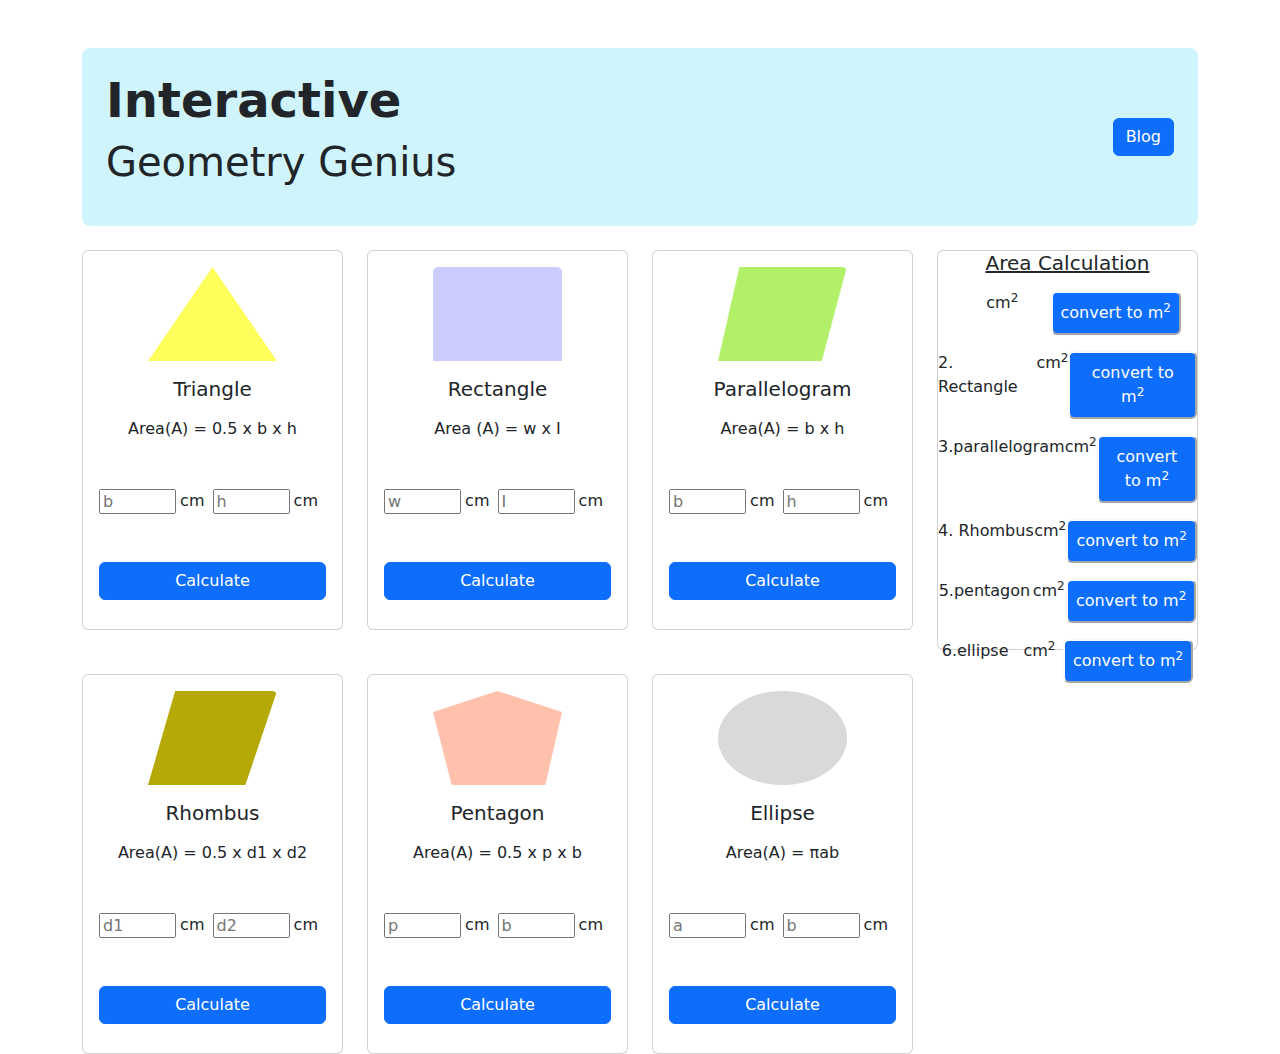
<file: index.html>
<!DOCTYPE html>
<html lang="en">

<head>
    <meta charset="UTF-8">
    <meta http-equiv="X-UA-Compatible" content="IE=edge">
    <meta name="viewport" content="width=device-width, initial-scale=1.0">
    <title>Geometry genius resources</title>
    <link rel="stylesheet" href="css/bootstrap.min.css">
    <link rel="stylesheet" href="external.css">

</head>

<body>
    
    <div class="container">

        <div class="row">
            <div class="col-md-12">
                <div class=" bg-info-subtle d-flex  justify-content-between align-items-center p-4 mt-5 rounded-3">
                    <div>
                        <h1 class="display-5  fw-bold ">Interactive </h1>
                        <p class="display-6">Geometry Genius</p>
                    </div>
                    <div>
                        <a href="blog.html"><button class="btn btn-primary mt-10 text-white w-auto" id="blog-content">Blog</button></a>
                        
                    </div>
                </div>
            </div>
        </div>

        <div class="row">
            <div class="col-md-3 mt-4">
                <div class="card" style="width: 18 rem; height: 380px;">
                    <img src="./images/triangle.png " class="card-img-top h-25  w-50 img-fluid mx-auto mt-3" alt="...">
                    <div class="card-body text-center">
                        <h5 class="card-title">Triangle</h5>
                        <p class="card-text mt-3">Area(A) = 0.5 x b x h</p>
                        <div class="input-box d-flex my-5">
                            <input id="triangle-first" type="text" placeholder="b" class=" w-75 h-75"><span
                                class="ps-1 pe-2">cm</span>
                            <input id="triangle-second" type="text" placeholder="h" class=" w-75 h-75"><span
                                class="ps-1 pe-2">cm</span>
                        </div>
                        <a href="#" id="triangle-btn" class="btn btn-primary w-100">Calculate</a>
                    </div>
                </div>
            </div>

            <div class="col-md-3 mt-4">
                <div class="card" style="width: 18 rem; height: 380px;">
                    <img src="./images/rectangle.png " class="card-img-top h-25  w-50 img-fluid mx-auto mt-3" alt="...">
                    <div class="card-body text-center">
                        <h5 class="card-title">Rectangle</h5>
                        <p class="card-text mt-3">Area (A) = w x I</p>
                        <div class="input-box d-flex my-5">
                            <input id="rectangle-first" type="text" placeholder="w" class=" w-75 h-75"><span
                                class="ps-1 pe-2">cm</span>
                            <input id="rectangle-second" type="text" placeholder="I" class=" w-75 h-75"><span
                                class="ps-1 pe-2">cm</span>
                        </div>
                        <a href="#" id="rectangle-btn" class="btn btn-primary w-100">Calculate</a>
                    </div>
                </div>
            </div>

            <div class="col-md-3 mt-4">
                <div class="card" style="width: 18 rem; height: 380px;">
                    <img src="./images/parallelogram.png " class="card-img-top  h-25  w-50 img-fluid mx-auto mt-3" alt="...">
                    <div class="card-body text-center">
                        <h5 class="card-title">Parallelogram</h5>
                        <p class="card-text mt-3">Area(A) = b x h</p>
                        <div class="input-box d-flex my-5">
                            <input id="parallelogram-first" type="text" placeholder="b" class=" w-75 h-75"><span
                                class="ps-1 pe-2">cm</span>
                            <input id="parallelogram-second" type="text" placeholder="h" class=" w-75 h-75"><span
                                class="ps-1 pe-2">cm</span>
                        </div>
                        <a href="#" id="parallelogram-btn" class="btn btn-primary w-100">Calculate</a>
                    </div>
                </div>
            </div>

            <div class="col-md-3 mt-4">
                <div class="card" style="width: 18 rem; height: 400px;">
                    <h5 class="text-center text-decoration-underline">Area Calculation</h5>
                    <div class="d-flex justify-content-around my-2">
                        <p id="traingle-result"></p>
                        <p>cm<sup>2</sup></p><button class="bg-primary border-1  border-light rounded-2 text-white p-2">
                            convert to m<sup>2</sup></button>
                    </div>

                    <div class="d-flex justify-content-around my-2">
                        2. Rectangle <p id="rectangle-result"></p>
                        <p>cm<sup>2</sup></p><button class="bg-primary border-1  border-light rounded-2 text-white p-2">
                            convert to m<sup>2</sup></button>
                    </div>
                    <div class="d-flex justify-content-around my-2">
                        3.parallelogram <p id="parallelogram-result"></p>
                        <p>cm<sup>2</sup></p><button class="bg-primary border-1  border-light rounded-2 text-white p-2">
                            convert to m<sup>2</sup></button>
                    </div>

                    <div class="d-flex justify-content-around my-2">
                        4. Rhombus <p id="rhombus-result"></p>
                        <p>cm<sup>2</sup></p><button class="bg-primary border-1  border-light rounded-2 text-white p-2">
                            convert to m<sup>2</sup></button>
                    </div>
                    <div class="d-flex justify-content-around my-2">
                        5.pentagon <p id="pentagon-result"></p>
                        <p>cm<sup>2</sup></p><button class="bg-primary border-1  border-light rounded-2 text-white p-2">
                            convert to m<sup>2</sup></button>
                    </div>
                    <div class="d-flex justify-content-around my-2 ">
                        6.ellipse <p id="ellipse-result"></p>
                        <p>cm<sup>2</sup></p><button class="bg-primary border-1  border-light rounded-2 text-white p-2">
                            convert to m<sup>2</sup></button>
                    </div>

                </div>
            </div>
        </div>

        <div class="row">
            <div class="col-md-3 mt-4">
                <div class="card" style="width: 18 rem; height: 380px;">
                    <img src="./images/rhombus.png " class="card-img-top  h-25  w-50 img-fluid mx-auto mt-3" alt="...">
                    <div class="card-body text-center">
                        <h5 class="card-title">Rhombus</h5>
                        <p class="card-text mt-3">Area(A) = 0.5 x d1 x d2</p>
                        <div class="input-box d-flex my-5">
                            <input id="rhombus-first" type="text" placeholder="d1" class=" w-75 h-75"><span
                                class="ps-1 pe-2">cm</span>
                            <input id="rhombus-second" type="text" placeholder="d2" class=" w-75 h-75"><span
                                class="ps-1 pe-2">cm</span>
                        </div>
                        <a href="#" id="rhombus-btn" class="btn btn-primary w-100">Calculate</a>
                    </div>
                </div>
            </div>

            <div class="col-md-3 mt-4">
                <div class="card" style="width: 18 rem; height: 380px;">
                    <img src="./images/pentagon.png " class="card-img-top  h-25  w-50 img-fluid mx-auto mt-3" alt="...">
                    <div class="card-body text-center">
                        <h5 class="card-title ">Pentagon</h5>
                        <p class="card-text mt-3">Area(A) = 0.5 x p x b</p>
                        <div class="input-box d-flex my-5">
                            <input id="pentagon-first" type="text" placeholder="p" class=" w-75 h-75"><span
                                class="ps-1 pe-2">cm</span>
                            <input id="pentagon-second" type="text" placeholder="b" class=" w-75 h-75"><span
                                class="ps-1 pe-2">cm</span>
                        </div>
                        <a href="#" id="pentagon-btn" class="btn btn-primary w-100">Calculate</a>
                    </div>
                </div>
            </div>

            <div class="col-md-3 mt-4">
                <div class="card" style="width: 18 rem; height: 380px;">
                    <img src="./images/ellipse.png " class="card-img-top   h-25  w-50 img-fluid mx-auto mt-3" alt="...">
                    <div class="card-body text-center">
                        <h5 class="card-title">Ellipse</h5>
                        <p class="card-text mt-3">Area(A) = πab</p>
                        <div class="input-box d-flex my-5">
                            <input id="ellipse-first" type="text" placeholder="a" class=" w-75 h-75"><span
                                class="ps-1 pe-2">cm</span>
                            <input id="ellipse-second" type="text" placeholder="b" class=" w-75 h-75"><span
                                class="ps-1 pe-2">cm</span>
                        </div>
                        <a href="#" id="ellipse-btn" class="btn btn-primary w-100">Calculate</a>
                    </div>
                </div>
            </div>
        </div>

    </div>

    
    <script src="js/bootstrap.min.js"></script>
    <script src="card.js"></script>
</body>

</html>
</file>
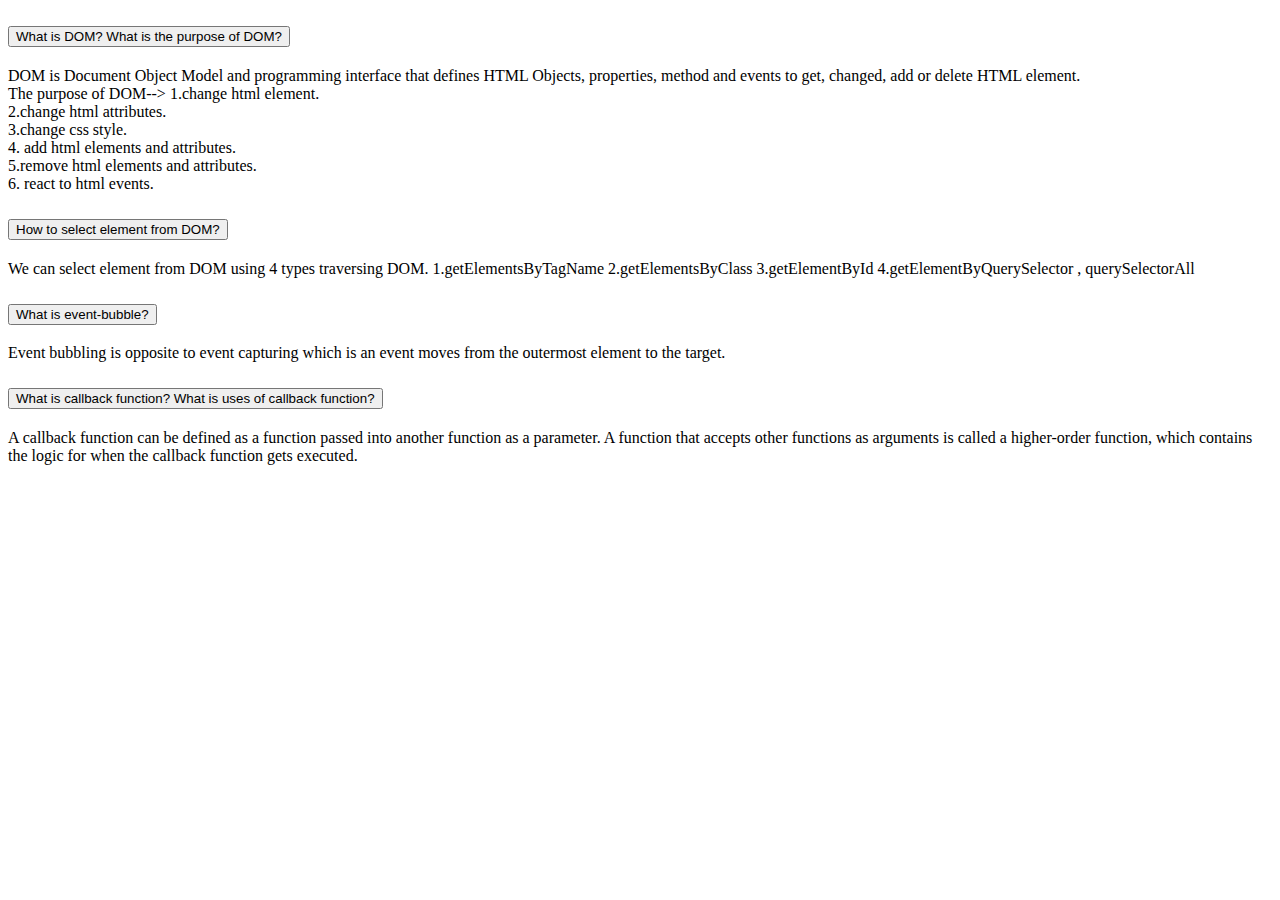
<file: blog.html>
<!DOCTYPE html>
<html lang="en">
<head>
    <meta charset="UTF-8">
    <meta http-equiv="X-UA-Compatible" content="IE=edge">
    <meta name="viewport" content="width=device-width, initial-scale=1.0">
    <title>Some Ques And Answer</title>
</head>
<body>
    <div class="accordion accordion-flush" id="accordionFlushExample">
        <div class="accordion-item">
          <h2 class="accordion-header" id="flush-headingOne">
            <button class="accordion-button collapsed" type="button" data-bs-toggle="collapse" data-bs-target="#flush-collapseOne" aria-expanded="false" aria-controls="flush-collapseOne">
              What is DOM? What is the purpose of DOM?
            </button>
          </h2>
          <div id="flush-collapseOne" class="accordion-collapse collapse" aria-labelledby="flush-headingOne" data-bs-parent="#accordionFlushExample">
            <div class="accordion-body">DOM is Document Object Model and programming interface that defines HTML Objects, properties, method and events to get, changed, add or delete HTML element. <br>The purpose of DOM-->
                1.change html element. <br>
                2.change html attributes.<br>
                3.change css style.<br>
                4. add html elements and attributes.<br>
                5.remove html elements and attributes.<br>
                6. react to html events.
            </div>
          </div>
        </div>
        <div class="accordion-item">
          <h2 class="accordion-header" id="flush-headingTwo">
            <button class="accordion-button collapsed" type="button" data-bs-toggle="collapse" data-bs-target="#flush-collapseTwo" aria-expanded="false" aria-controls="flush-collapseTwo">
              How to select element from DOM?
            </button>
          </h2>
          <div id="flush-collapseTwo" class="accordion-collapse collapse" aria-labelledby="flush-headingTwo" data-bs-parent="#accordionFlushExample">
            <div class="accordion-body">We can select element from DOM using 4 types traversing DOM.
                1.getElementsByTagName
                2.getElementsByClass
                3.getElementById
                4.getElementByQuerySelector , querySelectorAll
            </div>
          </div>
        </div>
        <div class="accordion-item">
          <h2 class="accordion-header" id="flush-headingThree">
            <button class="accordion-button collapsed" type="button" data-bs-toggle="collapse" data-bs-target="#flush-collapseThree" aria-expanded="false" aria-controls="flush-collapseThree">
             What is event-bubble?
            </button>
          </h2>
          <div id="flush-collapseThree" class="accordion-collapse collapse" aria-labelledby="flush-headingThree" data-bs-parent="#accordionFlushExample">
            <div class="accordion-body">Event bubbling is opposite to event capturing which is an event moves from the outermost element to the target.</div>
          </div>
        </div>
        <div class="accordion-item">
          <h2 class="accordion-header" id="flush-headingThree">
            <button class="accordion-button collapsed" type="button" data-bs-toggle="collapse" data-bs-target="#flush-collapseThree" aria-expanded="false" aria-controls="flush-collapseThree">
             What is callback function? What is uses of callback function?
            </button>
          </h2>
          <div id="flush-collapseThree" class="accordion-collapse collapse" aria-labelledby="flush-headingThree" data-bs-parent="#accordionFlushExample">
            <div class="accordion-body">A callback function can be defined as a function passed into another function as a parameter. A function that accepts other functions as arguments is called a higher-order function, which contains the logic for when the callback function gets executed.</div>
          </div>
        </div>
      </div>
</body>
</html>
</file>
<file: external.css>
.root{
    ---bg-primary: #1090D8;
}

.button{
    background-color: var(---bg-primary);
}
</file>
